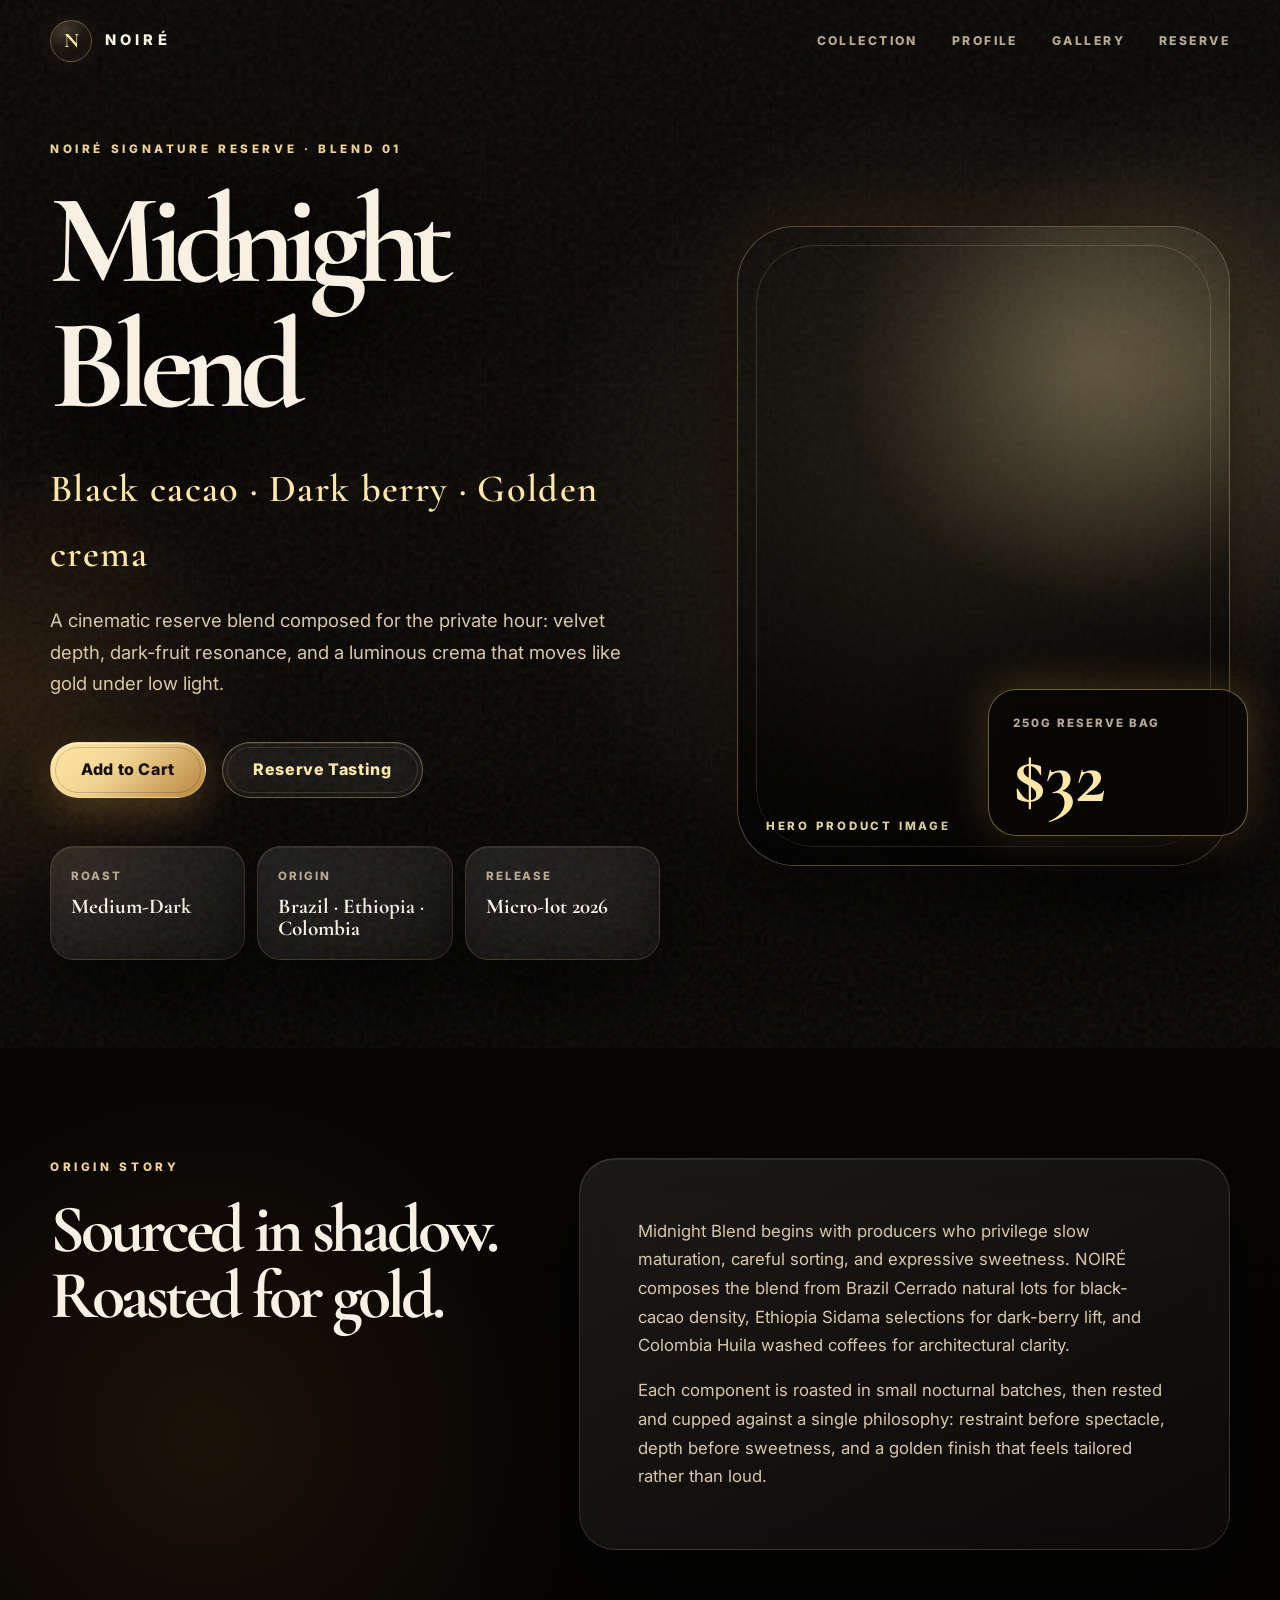
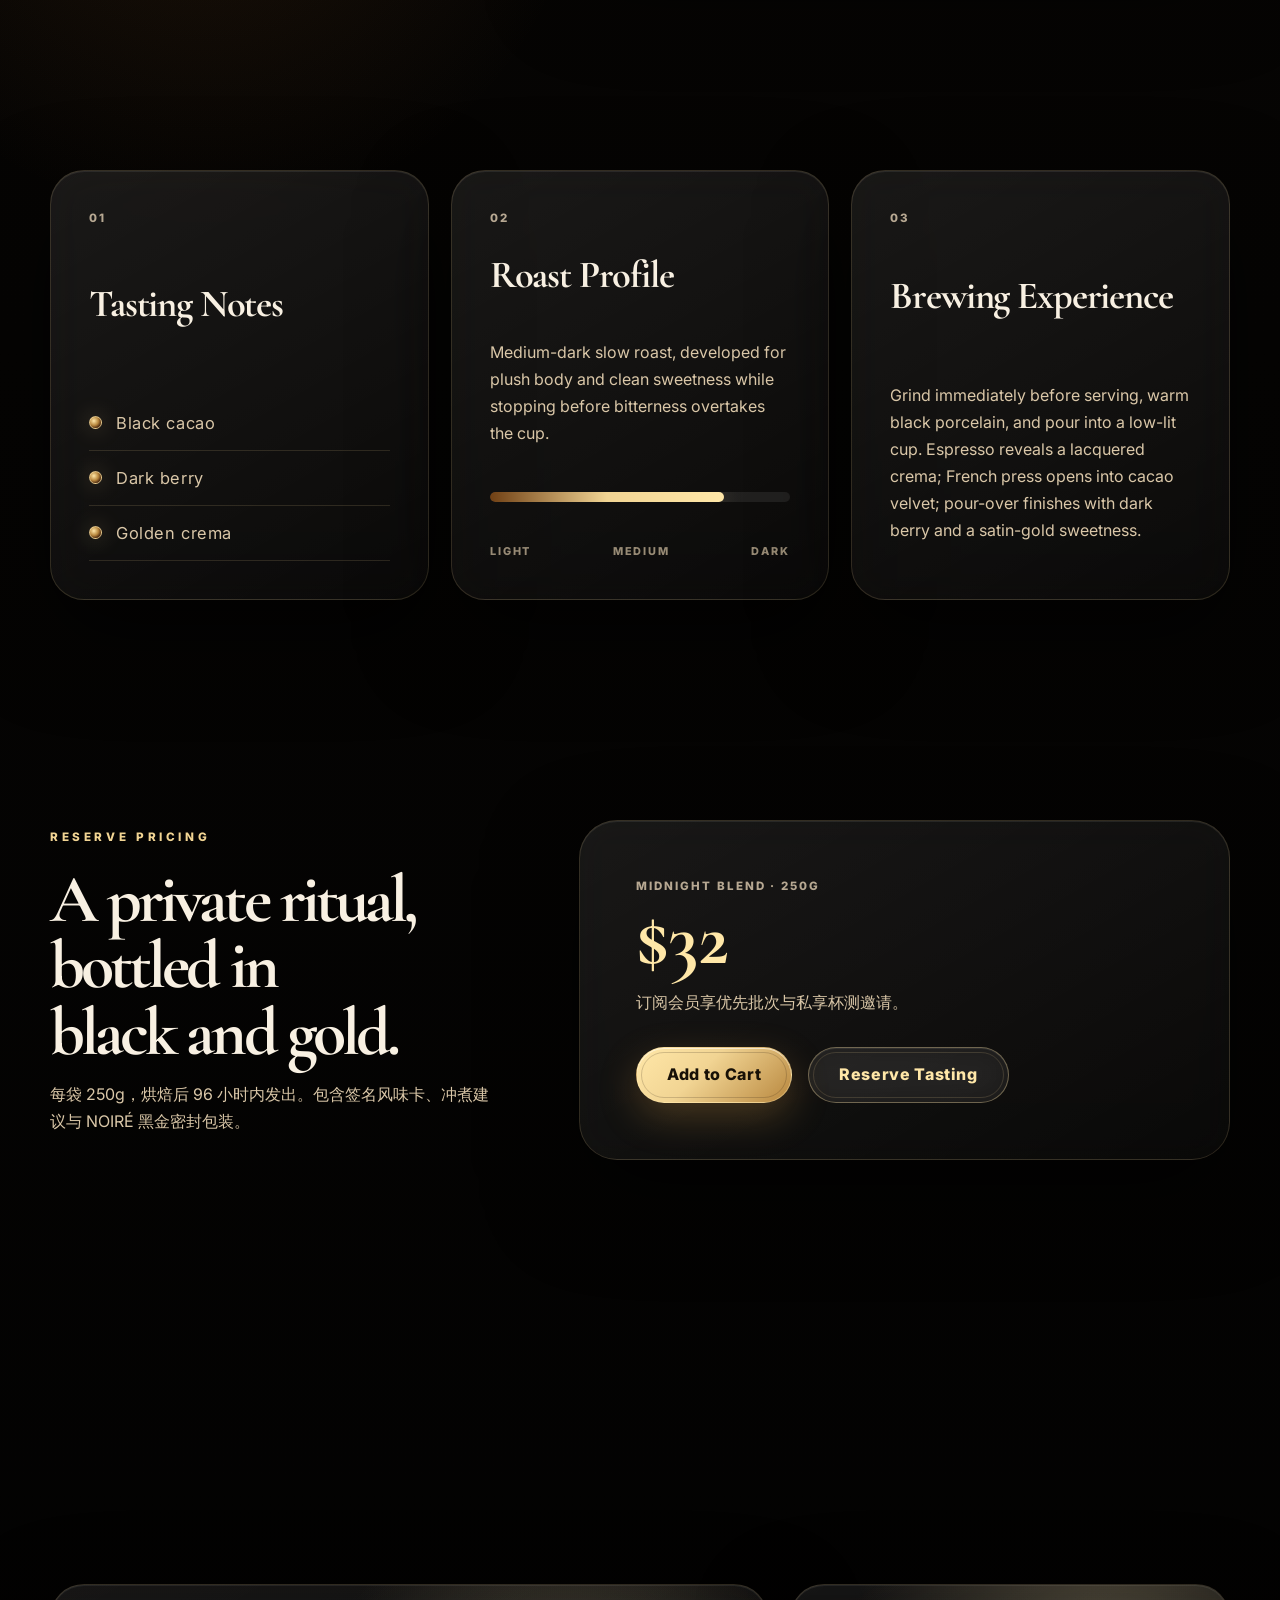
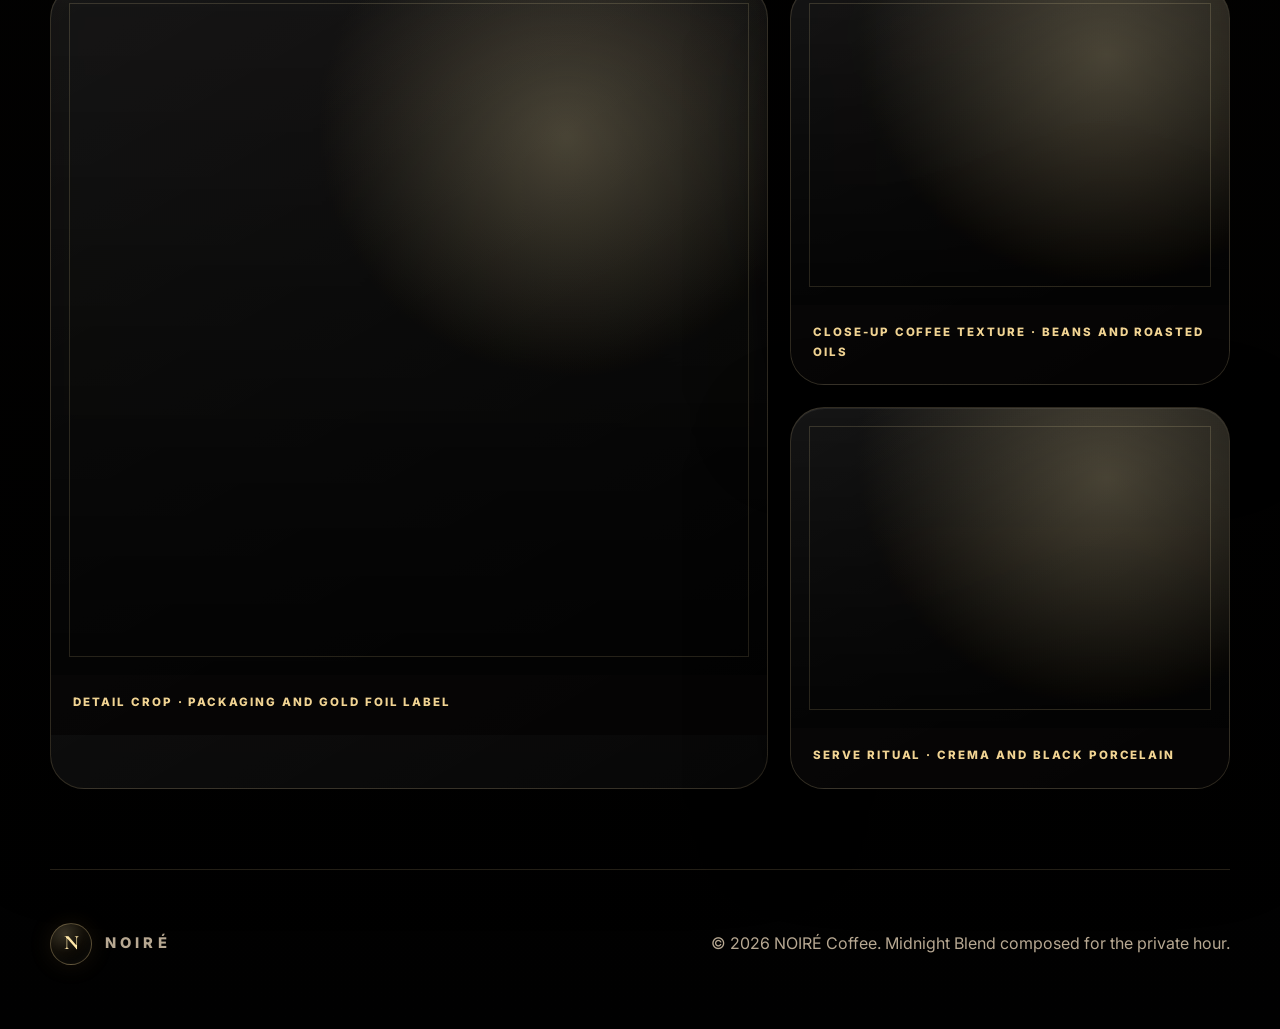
<file: product-detail.html>
<!DOCTYPE html>
<html lang="zh-CN">
<head>
  <meta charset="UTF-8">
  <meta name="viewport" content="width=device-width, initial-scale=1.0">
  <title>Midnight Blend — NOIRÉ Coffee</title>
  <meta name="description" content="Midnight Blend premium product page for NOIRÉ Coffee, featuring tasting notes, roast profile, origin information, luxury storytelling, and private tasting reservation CTAs.">
  <link rel="preconnect" href="https://fonts.googleapis.com">
  <link rel="preconnect" href="https://fonts.gstatic.com" crossorigin>
  <link href="https://fonts.googleapis.com/css2?family=Cormorant+Garamond:wght@500;600;700&family=Inter:wght@400;500;600;700;800&family=Noto+Serif+SC:wght@500;700&display=swap" rel="stylesheet">
  <link rel="stylesheet" href="product-detail.css">
</head>
<body>
  <header class="product-header" id="top">
    <nav class="product-nav" aria-label="Midnight Blend 产品导航">
      <a class="brand" href="index.html" aria-label="返回 NOIRÉ Coffee 首页">
        <span class="brand-mark">N</span>
        <span class="brand-word">NOIRÉ</span>
      </a>
      <button class="menu-toggle" type="button" aria-label="打开菜单" aria-expanded="false">
        <span></span>
        <span></span>
      </button>
      <div class="nav-links">
        <a href="index.html#products">Collection</a>
        <a href="#profile">Profile</a>
        <a href="#gallery">Gallery</a>
        <a href="#reserve">Reserve</a>
      </div>
    </nav>
  </header>

  <main>
    <section class="product-hero" aria-labelledby="product-title">
      <div class="cinema-grain" aria-hidden="true"></div>
      <div class="hero-ambient ambient-one" aria-hidden="true"></div>
      <div class="hero-ambient ambient-two" aria-hidden="true"></div>

      <div class="hero-copy reveal">
        <p class="eyebrow">NOIRÉ Signature Reserve · Blend 01</p>
        <h1 id="product-title">Midnight Blend</h1>
        <p class="hero-subtitle">Black cacao · Dark berry · Golden crema</p>
        <p class="hero-lede">A cinematic reserve blend composed for the private hour: velvet depth, dark-fruit resonance, and a luminous crema that moves like gold under low light.</p>
        <div class="hero-actions" id="reserve">
          <button class="luxury-button magnetic" type="button" data-action="cart">Add to Cart</button>
          <button class="luxury-button luxury-button--outline magnetic" type="button" data-action="tasting">Reserve Tasting</button>
        </div>
        <div class="hero-metrics" aria-label="Midnight Blend 关键信息">
          <div>
            <span>Roast</span>
            <strong>Medium-Dark</strong>
          </div>
          <div>
            <span>Origin</span>
            <strong>Brazil · Ethiopia · Colombia</strong>
          </div>
          <div>
            <span>Release</span>
            <strong>Micro-lot 2026</strong>
          </div>
        </div>
      </div>

      <div class="hero-product reveal floating" aria-label="Midnight Blend 产品主视觉">
        <div class="hero-image placeholder-image" role="img" aria-label="Midnight Blend 黑金包装、咖啡豆与浓缩咖啡的豪华占位图">
          <span>Hero Product Image</span>
        </div>
        <div class="product-badge" aria-label="价格">
          <span>250g Reserve Bag</span>
          <strong>$32</strong>
        </div>
      </div>
    </section>

    <section class="detail-section product-story reveal" aria-labelledby="story-title">
      <div>
        <p class="eyebrow">Origin Story</p>
        <h2 id="story-title">Sourced in shadow. Roasted for gold.</h2>
      </div>
      <div class="story-panel">
        <p>Midnight Blend begins with producers who privilege slow maturation, careful sorting, and expressive sweetness. NOIRÉ composes the blend from Brazil Cerrado natural lots for black-cacao density, Ethiopia Sidama selections for dark-berry lift, and Colombia Huila washed coffees for architectural clarity.</p>
        <p>Each component is roasted in small nocturnal batches, then rested and cupped against a single philosophy: restraint before spectacle, depth before sweetness, and a golden finish that feels tailored rather than loud.</p>
      </div>
    </section>

    <section class="detail-section profile-grid" id="profile" aria-label="Midnight Blend 风味、烘焙与产地信息">
      <article class="profile-card reveal">
        <span class="card-number">01</span>
        <h3>Tasting Notes</h3>
        <ul class="note-list">
          <li><span aria-hidden="true"></span>Black cacao</li>
          <li><span aria-hidden="true"></span>Dark berry</li>
          <li><span aria-hidden="true"></span>Golden crema</li>
        </ul>
      </article>
      <article class="profile-card reveal">
        <span class="card-number">02</span>
        <h3>Roast Profile</h3>
        <p>Medium-dark slow roast, developed for plush body and clean sweetness while stopping before bitterness overtakes the cup.</p>
        <div class="roast-scale" aria-label="Roast level medium-dark, 78 percent">
          <span></span>
        </div>
        <div class="roast-labels" aria-hidden="true">
          <span>Light</span>
          <span>Medium</span>
          <span>Dark</span>
        </div>
      </article>
      <article class="profile-card reveal">
        <span class="card-number">03</span>
        <h3>Brewing Experience</h3>
        <p>Grind immediately before serving, warm black porcelain, and pour into a low-lit cup. Espresso reveals a lacquered crema; French press opens into cacao velvet; pour-over finishes with dark berry and a satin-gold sweetness.</p>
      </article>
    </section>

    <section class="detail-section pricing-section reveal" aria-labelledby="pricing-title">
      <div class="pricing-copy">
        <p class="eyebrow">Reserve Pricing</p>
        <h2 id="pricing-title">A private ritual, bottled in black and gold.</h2>
        <p>每袋 250g，烘焙后 96 小时内发出。包含签名风味卡、冲煮建议与 NOIRÉ 黑金密封包装。</p>
      </div>
      <div class="price-card">
        <span>Midnight Blend · 250g</span>
        <strong>$32</strong>
        <p>订阅会员享优先批次与私享杯测邀请。</p>
        <div class="price-actions">
          <button class="luxury-button magnetic" type="button" data-action="cart">Add to Cart</button>
          <button class="luxury-button luxury-button--outline magnetic" type="button" data-action="tasting">Reserve Tasting</button>
        </div>
      </div>
    </section>

    <section class="detail-section gallery-section" id="gallery" aria-labelledby="gallery-title">
      <div class="section-heading reveal">
        <p class="eyebrow">Product Gallery</p>
        <h2 id="gallery-title">Four cinematic frames, ready for final photography.</h2>
      </div>
      <div class="gallery-grid">
        <figure class="gallery-item gallery-item--wide reveal">
          <div class="gallery-image detail-image" role="img" aria-label="Midnight Blend 细节产品占位图"></div>
          <figcaption>Detail crop · packaging and gold foil label</figcaption>
        </figure>
        <figure class="gallery-item reveal">
          <div class="gallery-image closeup-image" role="img" aria-label="咖啡豆与金色光影特写占位图"></div>
          <figcaption>Close-up coffee texture · beans and roasted oils</figcaption>
        </figure>
        <figure class="gallery-item reveal">
          <div class="gallery-image ritual-image" role="img" aria-label="浓缩咖啡油脂与杯具占位图"></div>
          <figcaption>Serve ritual · crema and black porcelain</figcaption>
        </figure>
      </div>
    </section>
  </main>

  <footer class="product-footer">
    <a class="brand" href="#top" aria-label="返回 Midnight Blend 页面顶部">
      <span class="brand-mark">N</span>
      <span class="brand-word">NOIRÉ</span>
    </a>
    <p>© 2026 NOIRÉ Coffee. Midnight Blend composed for the private hour.</p>
  </footer>

  <div class="product-toast" role="status" aria-live="polite"></div>
  <script src="product-detail.js"></script>
</body>
</html>
</file>
<file: product-detail.css>
:root {
  --bg: #050403;
  --bg-deep: #000;
  --panel: rgba(18, 15, 11, 0.74);
  --panel-strong: rgba(27, 21, 14, 0.9);
  --text: #f8f0e2;
  --muted: #b7a892;
  --muted-strong: #dac7a8;
  --gold: #b8873e;
  --gold-soft: #f1d493;
  --gold-bright: #ffe7a8;
  --line: rgba(241, 212, 147, 0.16);
  --line-strong: rgba(241, 212, 147, 0.34);
  --shadow: 0 34px 90px rgba(0, 0, 0, 0.58);
  --glow: 0 0 46px rgba(222, 174, 88, 0.3);
}

* {
  box-sizing: border-box;
}

html {
  scroll-behavior: smooth;
}

body {
  margin: 0;
  min-width: 320px;
  overflow-x: hidden;
  background:
    radial-gradient(circle at 74% 12%, rgba(241, 212, 147, 0.16), transparent 26rem),
    radial-gradient(circle at 16% 34%, rgba(184, 111, 42, 0.12), transparent 24rem),
    linear-gradient(180deg, #080604 0%, var(--bg) 46%, #010101 100%);
  color: var(--text);
  font-family: Inter, "PingFang SC", "Microsoft YaHei", sans-serif;
  line-height: 1.7;
}

body::before {
  position: fixed;
  inset: 0;
  z-index: -1;
  pointer-events: none;
  content: "";
  opacity: 0.74;
  background:
    linear-gradient(90deg, rgba(255, 255, 255, 0.025) 1px, transparent 1px),
    linear-gradient(180deg, rgba(255, 255, 255, 0.018) 1px, transparent 1px);
  background-size: 96px 96px;
  mask-image: linear-gradient(180deg, transparent, #000 15%, #000 78%, transparent);
}

body.menu-open {
  overflow: hidden;
}

a {
  color: inherit;
  text-decoration: none;
}

button {
  border: 0;
  font: inherit;
}

.product-header {
  position: fixed;
  inset: 0 0 auto;
  z-index: 20;
  border-bottom: 1px solid transparent;
  transition: background 0.35s ease, border-color 0.35s ease, box-shadow 0.35s ease, backdrop-filter 0.35s ease;
}

.product-header.scrolled {
  border-color: var(--line);
  background: rgba(5, 4, 3, 0.78);
  box-shadow: 0 18px 50px rgba(0, 0, 0, 0.28);
  backdrop-filter: blur(24px);
}

.product-nav,
.detail-section,
.product-footer {
  width: min(1180px, calc(100% - 40px));
  margin-inline: auto;
}

.product-nav {
  min-height: 82px;
  display: flex;
  align-items: center;
  justify-content: space-between;
  gap: 24px;
}

.brand {
  display: inline-flex;
  align-items: center;
  gap: 13px;
  font-weight: 800;
  letter-spacing: 0.26em;
}

.brand-mark {
  width: 42px;
  height: 42px;
  display: grid;
  place-items: center;
  border: 1px solid var(--line-strong);
  border-radius: 50%;
  color: var(--gold-bright);
  font-family: "Cormorant Garamond", "Noto Serif SC", serif;
  font-size: 1.28rem;
  letter-spacing: 0;
  background: radial-gradient(circle at 35% 25%, rgba(255, 231, 168, 0.2), rgba(184, 135, 62, 0.05) 48%, transparent 70%);
  box-shadow: inset 0 0 22px rgba(241, 212, 147, 0.08), 0 0 24px rgba(184, 135, 62, 0.12);
}

.brand-word {
  font-size: 0.92rem;
}

.nav-links {
  display: flex;
  align-items: center;
  gap: 34px;
  color: var(--muted);
  font-size: 0.76rem;
  font-weight: 800;
  letter-spacing: 0.2em;
  text-transform: uppercase;
}

.nav-links a {
  position: relative;
  transition: color 0.25s ease, text-shadow 0.25s ease;
}

.nav-links a::after {
  position: absolute;
  left: 0;
  right: 0;
  bottom: -9px;
  height: 1px;
  content: "";
  background: linear-gradient(90deg, transparent, var(--gold-soft), transparent);
  transform: scaleX(0);
  transition: transform 0.25s ease;
}

.nav-links a:hover {
  color: var(--gold-bright);
  text-shadow: 0 0 18px rgba(241, 212, 147, 0.35);
}

.nav-links a:hover::after {
  transform: scaleX(1);
}

.menu-toggle {
  display: none;
  width: 44px;
  height: 44px;
  border: 1px solid var(--line);
  border-radius: 50%;
  background: rgba(255, 255, 255, 0.035);
  color: var(--text);
}

.menu-toggle span {
  display: block;
  width: 18px;
  height: 1px;
  margin: 6px auto;
  background: currentColor;
}

.product-hero {
  position: relative;
  min-height: 100vh;
  display: grid;
  grid-template-columns: minmax(0, 0.94fr) minmax(360px, 0.76fr);
  align-items: center;
  gap: clamp(34px, 6vw, 92px);
  overflow: hidden;
  padding: 140px max(24px, calc((100vw - 1180px) / 2)) 88px;
  isolation: isolate;
}

.cinema-grain,
.hero-ambient {
  position: absolute;
  inset: 0;
  pointer-events: none;
}

.cinema-grain {
  z-index: -2;
  opacity: 0.16;
  mix-blend-mode: screen;
  background-image: url("data:image/svg+xml,%3Csvg viewBox='0 0 220 220' xmlns='http://www.w3.org/2000/svg'%3E%3Cfilter id='n'%3E%3CfeTurbulence type='fractalNoise' baseFrequency='0.82' numOctaves='3' stitchTiles='stitch'/%3E%3C/filter%3E%3Crect width='100%25' height='100%25' filter='url(%23n)' opacity='0.48'/%3E%3C/svg%3E");
}

.hero-ambient {
  z-index: -3;
  border-radius: 999px;
  filter: blur(26px);
  animation: breathe 9s ease-in-out infinite;
}

.ambient-one {
  left: auto;
  right: -18vw;
  top: 8vh;
  width: 48vw;
  height: 48vw;
  background: radial-gradient(circle, rgba(241, 212, 147, 0.22), transparent 64%);
}

.ambient-two {
  right: auto;
  left: -20vw;
  top: 48vh;
  width: 42vw;
  height: 42vw;
  background: radial-gradient(circle, rgba(184, 111, 42, 0.18), transparent 64%);
  animation-delay: -4s;
}

.eyebrow {
  margin: 0 0 18px;
  color: var(--gold-soft);
  font-size: 0.73rem;
  font-weight: 800;
  letter-spacing: 0.31em;
  text-transform: uppercase;
}

h1,
h2,
h3 {
  margin: 0;
  font-family: "Cormorant Garamond", "Noto Serif SC", serif;
  font-weight: 700;
  line-height: 0.98;
}

h1 {
  max-width: 780px;
  font-size: clamp(4.2rem, 10vw, 10.8rem);
  letter-spacing: -0.08em;
  text-wrap: balance;
  text-shadow: 0 22px 70px rgba(0, 0, 0, 0.78);
}

h2 {
  font-size: clamp(2.7rem, 5.3vw, 5.8rem);
  letter-spacing: -0.058em;
  text-wrap: balance;
}

h3 {
  font-size: clamp(2rem, 3vw, 2.7rem);
  letter-spacing: -0.03em;
}

.hero-subtitle {
  max-width: 640px;
  margin: 28px 0 0;
  color: var(--gold-bright);
  font-family: "Cormorant Garamond", "Noto Serif SC", serif;
  font-size: clamp(1.55rem, 3vw, 2.55rem);
  font-weight: 600;
  letter-spacing: 0.035em;
  text-shadow: 0 0 34px rgba(241, 212, 147, 0.28);
}

.hero-lede {
  max-width: 650px;
  margin: 18px 0 0;
  color: var(--muted-strong);
  font-size: clamp(1rem, 1.45vw, 1.22rem);
}

.hero-actions,
.price-actions {
  display: flex;
  flex-wrap: wrap;
  gap: 16px;
  margin-top: 42px;
}

.luxury-button {
  position: relative;
  min-height: 56px;
  display: inline-flex;
  align-items: center;
  justify-content: center;
  overflow: hidden;
  border: 1px solid rgba(255, 231, 168, 0.36);
  border-radius: 999px;
  padding: 0 30px;
  cursor: pointer;
  color: #171006;
  font-weight: 800;
  letter-spacing: 0.04em;
  background: linear-gradient(135deg, var(--gold-bright), var(--gold-soft) 42%, var(--gold));
  box-shadow: 0 14px 38px rgba(184, 135, 62, 0.32), inset 0 1px 0 rgba(255, 255, 255, 0.58);
  transition: transform 0.3s ease, box-shadow 0.3s ease, border-color 0.3s ease, color 0.3s ease;
}

.luxury-button::before {
  position: absolute;
  inset: 0;
  content: "";
  background: linear-gradient(115deg, transparent 0%, rgba(255, 255, 255, 0.56) 46%, transparent 100%);
  transform: translateX(-135%);
  transition: transform 0.72s ease;
}

.luxury-button::after {
  position: absolute;
  inset: 4px;
  content: "";
  border-radius: inherit;
  border: 1px solid rgba(23, 16, 6, 0.18);
  pointer-events: none;
}

.luxury-button:hover {
  transform: translateY(-4px) scale(1.015);
  border-color: rgba(255, 231, 168, 0.82);
  box-shadow: 0 22px 64px rgba(241, 212, 147, 0.34), var(--glow);
}

.luxury-button:hover::before {
  transform: translateX(135%);
}

.luxury-button--outline {
  color: var(--gold-bright);
  background: rgba(255, 255, 255, 0.045);
  box-shadow: inset 0 1px 0 rgba(255, 255, 255, 0.08);
  backdrop-filter: blur(16px);
}

.luxury-button--outline::after {
  border-color: rgba(241, 212, 147, 0.16);
}

.hero-metrics {
  display: grid;
  grid-template-columns: repeat(3, 1fr);
  gap: 12px;
  margin-top: 48px;
}

.hero-metrics div,
.profile-card,
.story-panel,
.price-card,
.gallery-item {
  border: 1px solid var(--line);
  background: linear-gradient(150deg, rgba(255, 255, 255, 0.085), rgba(255, 255, 255, 0.026));
  box-shadow: var(--shadow), inset 0 1px 0 rgba(255, 255, 255, 0.08);
  backdrop-filter: blur(22px);
}

.hero-metrics div {
  min-height: 114px;
  padding: 20px;
  border-radius: 24px;
}

.hero-metrics span,
.price-card span,
.product-badge span,
.card-number,
.gallery-item figcaption {
  display: block;
  color: var(--muted);
  font-size: 0.72rem;
  font-weight: 800;
  letter-spacing: 0.17em;
  text-transform: uppercase;
}

.hero-metrics strong {
  display: block;
  margin-top: 8px;
  color: var(--text);
  font-family: "Cormorant Garamond", serif;
  font-size: 1.32rem;
  line-height: 1.05;
}

.hero-product {
  position: relative;
  min-height: min(72vh, 760px);
}

.hero-image {
  height: 100%;
  min-height: 640px;
  border: 1px solid var(--line-strong);
  border-radius: clamp(34px, 5vw, 58px);
  box-shadow: var(--shadow), 0 0 80px rgba(184, 135, 62, 0.18);
}

.placeholder-image,
.gallery-image {
  position: relative;
  overflow: hidden;
  display: grid;
  place-items: end start;
  padding: 28px;
  background-size: cover;
  background-position: center;
  filter: saturate(0.82) contrast(1.13) brightness(0.86);
}

.placeholder-image::before,
.gallery-image::before {
  position: absolute;
  inset: 0;
  content: "";
  background:
    radial-gradient(circle at 72% 22%, rgba(255, 231, 168, 0.28), transparent 16rem),
    linear-gradient(180deg, rgba(5, 4, 3, 0.05), rgba(5, 4, 3, 0.72));
}

.placeholder-image::after,
.gallery-image::after {
  position: absolute;
  inset: 18px;
  content: "";
  border: 1px solid rgba(255, 231, 168, 0.18);
  border-radius: inherit;
  pointer-events: none;
}

.placeholder-image span {
  position: relative;
  z-index: 1;
  color: var(--gold-bright);
  font-size: 0.72rem;
  font-weight: 800;
  letter-spacing: 0.24em;
  text-transform: uppercase;
}

.hero-image {
  background-image: url("https://images.unsplash.com/photo-1442512595331-e89e73853f31?auto=format&fit=crop&w=1200&q=88");
}

.product-badge {
  position: absolute;
  right: -18px;
  bottom: 38px;
  width: min(260px, 72%);
  padding: 24px;
  border: 1px solid rgba(255, 231, 168, 0.4);
  border-radius: 28px;
  background: rgba(10, 8, 6, 0.82);
  box-shadow: var(--shadow), var(--glow);
  backdrop-filter: blur(18px);
}

.product-badge strong,
.price-card strong {
  display: block;
  margin-top: 8px;
  color: var(--gold-bright);
  font-family: "Cormorant Garamond", serif;
  font-size: clamp(3.2rem, 6vw, 5.3rem);
  line-height: 0.9;
}

.detail-section {
  position: relative;
  padding: 110px 0;
}

.product-story,
.pricing-section {
  display: grid;
  grid-template-columns: 0.82fr 1.18fr;
  gap: clamp(28px, 6vw, 78px);
  align-items: start;
}

.story-panel {
  border-radius: 36px;
  padding: clamp(30px, 4.6vw, 58px);
  color: var(--muted-strong);
  font-size: 1.05rem;
}

.story-panel p:first-child {
  margin-top: 0;
}

.story-panel p:last-child {
  margin-bottom: 0;
}

.profile-grid {
  display: grid;
  grid-template-columns: repeat(3, 1fr);
  gap: 22px;
}

.profile-card {
  min-height: 430px;
  display: flex;
  flex-direction: column;
  justify-content: space-between;
  border-radius: 34px;
  padding: clamp(26px, 3vw, 38px);
  transition: transform 0.34s ease, border-color 0.34s ease, box-shadow 0.34s ease;
}

.profile-card:hover,
.gallery-item:hover {
  transform: translateY(-8px);
  border-color: rgba(255, 231, 168, 0.5);
  box-shadow: 0 34px 92px rgba(0, 0, 0, 0.58), var(--glow);
}

.profile-card ul {
  display: grid;
  gap: 13px;
  margin: 28px 0 0;
  padding: 0;
  list-style: none;
  color: var(--muted-strong);
}

.profile-card li {
  padding-bottom: 13px;
  border-bottom: 1px solid rgba(241, 212, 147, 0.14);
}

.note-list li {
  display: flex;
  align-items: center;
  gap: 14px;
  font-size: 1.03rem;
  letter-spacing: 0.035em;
}

.note-list li span {
  width: 13px;
  height: 13px;
  flex: 0 0 13px;
  border: 1px solid rgba(255, 231, 168, 0.72);
  border-radius: 50%;
  background: radial-gradient(circle at 35% 35%, var(--gold-bright), var(--gold) 45%, rgba(78, 42, 15, 0.95) 74%);
  box-shadow: 0 0 22px rgba(241, 212, 147, 0.32);
}

.profile-card p {
  color: var(--muted-strong);
}

.roast-scale {
  height: 10px;
  overflow: hidden;
  border-radius: 999px;
  background: rgba(255, 255, 255, 0.08);
}

.roast-scale span {
  display: block;
  width: 78%;
  height: 100%;
  border-radius: inherit;
  background: linear-gradient(90deg, #704014, var(--gold-soft), var(--gold-bright));
  box-shadow: 0 0 20px rgba(241, 212, 147, 0.26);
}

.roast-labels {
  display: flex;
  justify-content: space-between;
  margin-top: 12px;
  color: rgba(218, 199, 168, 0.68);
  font-size: 0.68rem;
  font-weight: 800;
  letter-spacing: 0.18em;
  text-transform: uppercase;
}

.pricing-section {
  align-items: center;
}

.pricing-copy p:not(.eyebrow),
.price-card p {
  color: var(--muted-strong);
}

.price-card {
  border-radius: 38px;
  padding: clamp(30px, 4.6vw, 56px);
}

.price-actions {
  margin-top: 30px;
}

.gallery-section {
  padding-bottom: 80px;
}

.section-heading {
  max-width: 800px;
  margin-bottom: 34px;
}

.gallery-grid {
  display: grid;
  grid-template-columns: 1.24fr 0.76fr;
  gap: 22px;
}

.gallery-item {
  margin: 0;
  overflow: hidden;
  border-radius: 34px;
  transition: transform 0.34s ease, border-color 0.34s ease, box-shadow 0.34s ease;
}

.gallery-item--wide {
  grid-row: span 2;
}

.gallery-image {
  min-height: 320px;
  transition: transform 0.6s ease, filter 0.6s ease;
}

.gallery-item--wide .gallery-image {
  min-height: 690px;
}

.gallery-item:hover .gallery-image {
  transform: scale(1.04);
  filter: saturate(0.96) contrast(1.12) brightness(0.94);
}

.detail-image {
  background-image: url("https://images.unsplash.com/photo-1517701604599-bb29b565090c?auto=format&fit=crop&w=1200&q=88");
}

.closeup-image {
  background-image: url("https://images.unsplash.com/photo-1514432324607-a09d9b4aefdd?auto=format&fit=crop&w=900&q=86");
}

.ritual-image {
  background-image: url("https://images.unsplash.com/photo-1525088553748-01d6e210e00b?auto=format&fit=crop&w=900&q=86");
}

.gallery-item figcaption {
  padding: 18px 22px 22px;
  color: var(--gold-soft);
  background: rgba(5, 4, 3, 0.72);
}

.product-footer {
  display: flex;
  align-items: center;
  justify-content: space-between;
  gap: 24px;
  padding: 44px 0 56px;
  border-top: 1px solid var(--line);
  color: var(--muted);
}

.product-toast {
  position: fixed;
  left: 50%;
  bottom: 28px;
  z-index: 30;
  max-width: min(620px, calc(100% - 40px));
  padding: 16px 22px;
  border: 1px solid rgba(229, 201, 139, 0.42);
  border-radius: 999px;
  background: rgba(17, 14, 10, 0.9);
  color: var(--text);
  box-shadow: var(--shadow), var(--glow);
  transform: translate(-50%, 120px);
  opacity: 0;
  transition: transform 0.34s ease, opacity 0.34s ease;
  backdrop-filter: blur(18px);
}

.product-toast.show {
  transform: translate(-50%, 0);
  opacity: 1;
}

.reveal {
  opacity: 0;
  transform: translateY(34px) scale(0.985);
  transition: opacity 0.85s cubic-bezier(0.2, 0.75, 0.2, 1), transform 0.85s cubic-bezier(0.2, 0.75, 0.2, 1);
}

.reveal.visible {
  opacity: 1;
  transform: translateY(0) scale(1);
}

.floating {
  animation: float 7s ease-in-out infinite;
}

@keyframes float {
  0%, 100% {
    transform: translateY(0);
  }
  50% {
    transform: translateY(-12px);
  }
}

@keyframes breathe {
  0%, 100% {
    transform: scale(1);
  }
  50% {
    transform: scale(1.12);
  }
}

@media (prefers-reduced-motion: reduce) {
  html {
    scroll-behavior: auto;
  }

  *,
  *::before,
  *::after {
    animation-duration: 0.01ms !important;
    animation-iteration-count: 1 !important;
    transition-duration: 0.01ms !important;
  }
}

@media (max-width: 1020px) {
  .product-hero,
  .product-story,
  .pricing-section {
    grid-template-columns: 1fr;
  }

  .product-hero {
    padding-top: 130px;
  }

  .hero-product {
    min-height: auto;
  }

  .hero-image {
    min-height: 560px;
  }

  .profile-grid,
  .gallery-grid {
    grid-template-columns: 1fr;
  }

  .profile-card {
    min-height: 320px;
  }

  .gallery-item--wide {
    grid-row: auto;
  }

  .gallery-item--wide .gallery-image,
  .gallery-image {
    min-height: 420px;
  }
}

@media (max-width: 760px) {
  .menu-toggle {
    display: block;
  }

  .nav-links {
    position: fixed;
    top: 82px;
    left: 20px;
    right: 20px;
    display: grid;
    gap: 8px;
    padding: 18px;
    border: 1px solid var(--line);
    border-radius: 24px;
    background: rgba(12, 10, 8, 0.96);
    transform: translateY(-18px);
    opacity: 0;
    pointer-events: none;
    transition: transform 0.25s ease, opacity 0.25s ease;
    backdrop-filter: blur(20px);
  }

  .nav-links.open {
    transform: translateY(0);
    opacity: 1;
    pointer-events: auto;
  }

  .nav-links a {
    padding: 12px;
  }

  .product-hero {
    padding-inline: 20px;
    padding-bottom: 62px;
  }

  h1 {
    font-size: clamp(4rem, 22vw, 6.4rem);
  }

  .hero-actions,
  .price-actions {
    display: grid;
  }

  .luxury-button {
    width: 100%;
  }

  .hero-metrics {
    grid-template-columns: 1fr;
  }

  .hero-image {
    min-height: 440px;
  }

  .product-badge {
    right: 18px;
    bottom: 18px;
  }

  .detail-section {
    width: min(100% - 32px, 1180px);
    padding: 76px 0;
  }

  .product-footer {
    width: min(100% - 32px, 1180px);
    flex-direction: column;
    align-items: flex-start;
  }
}
</file>
